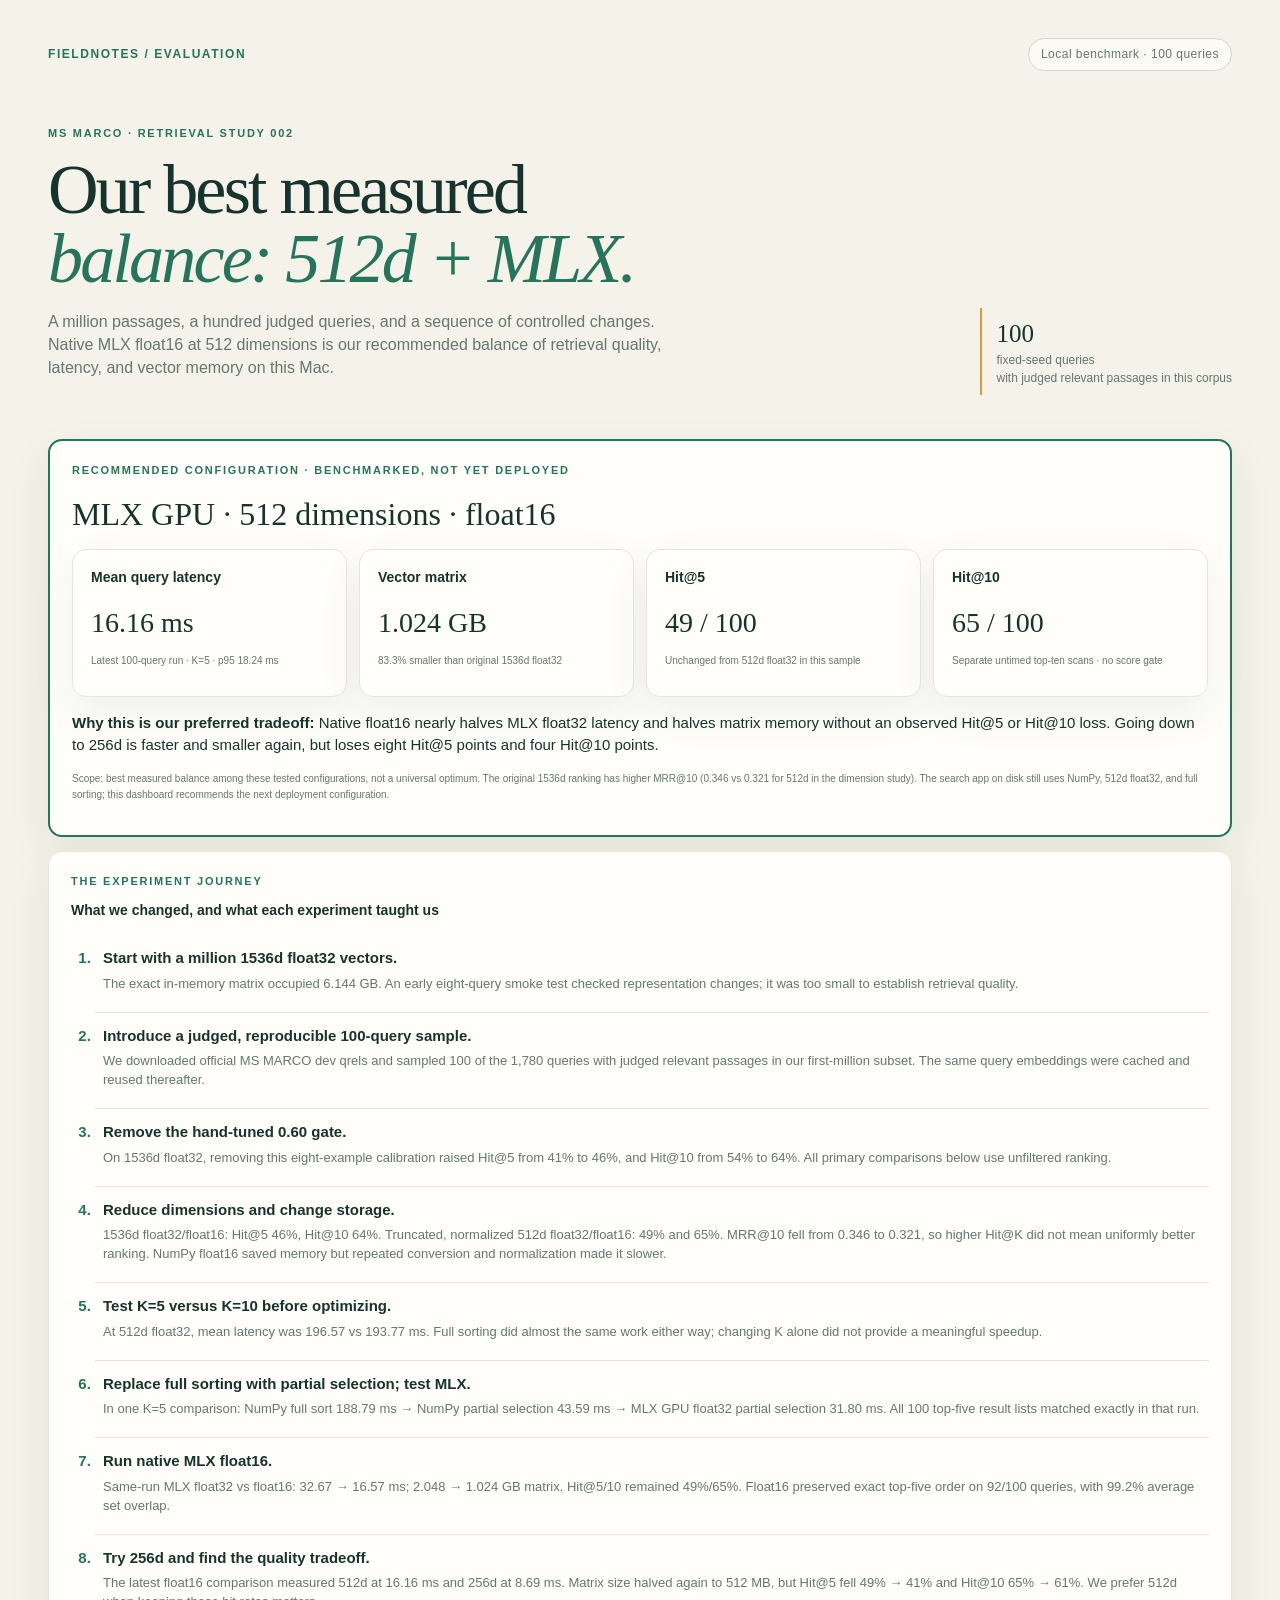
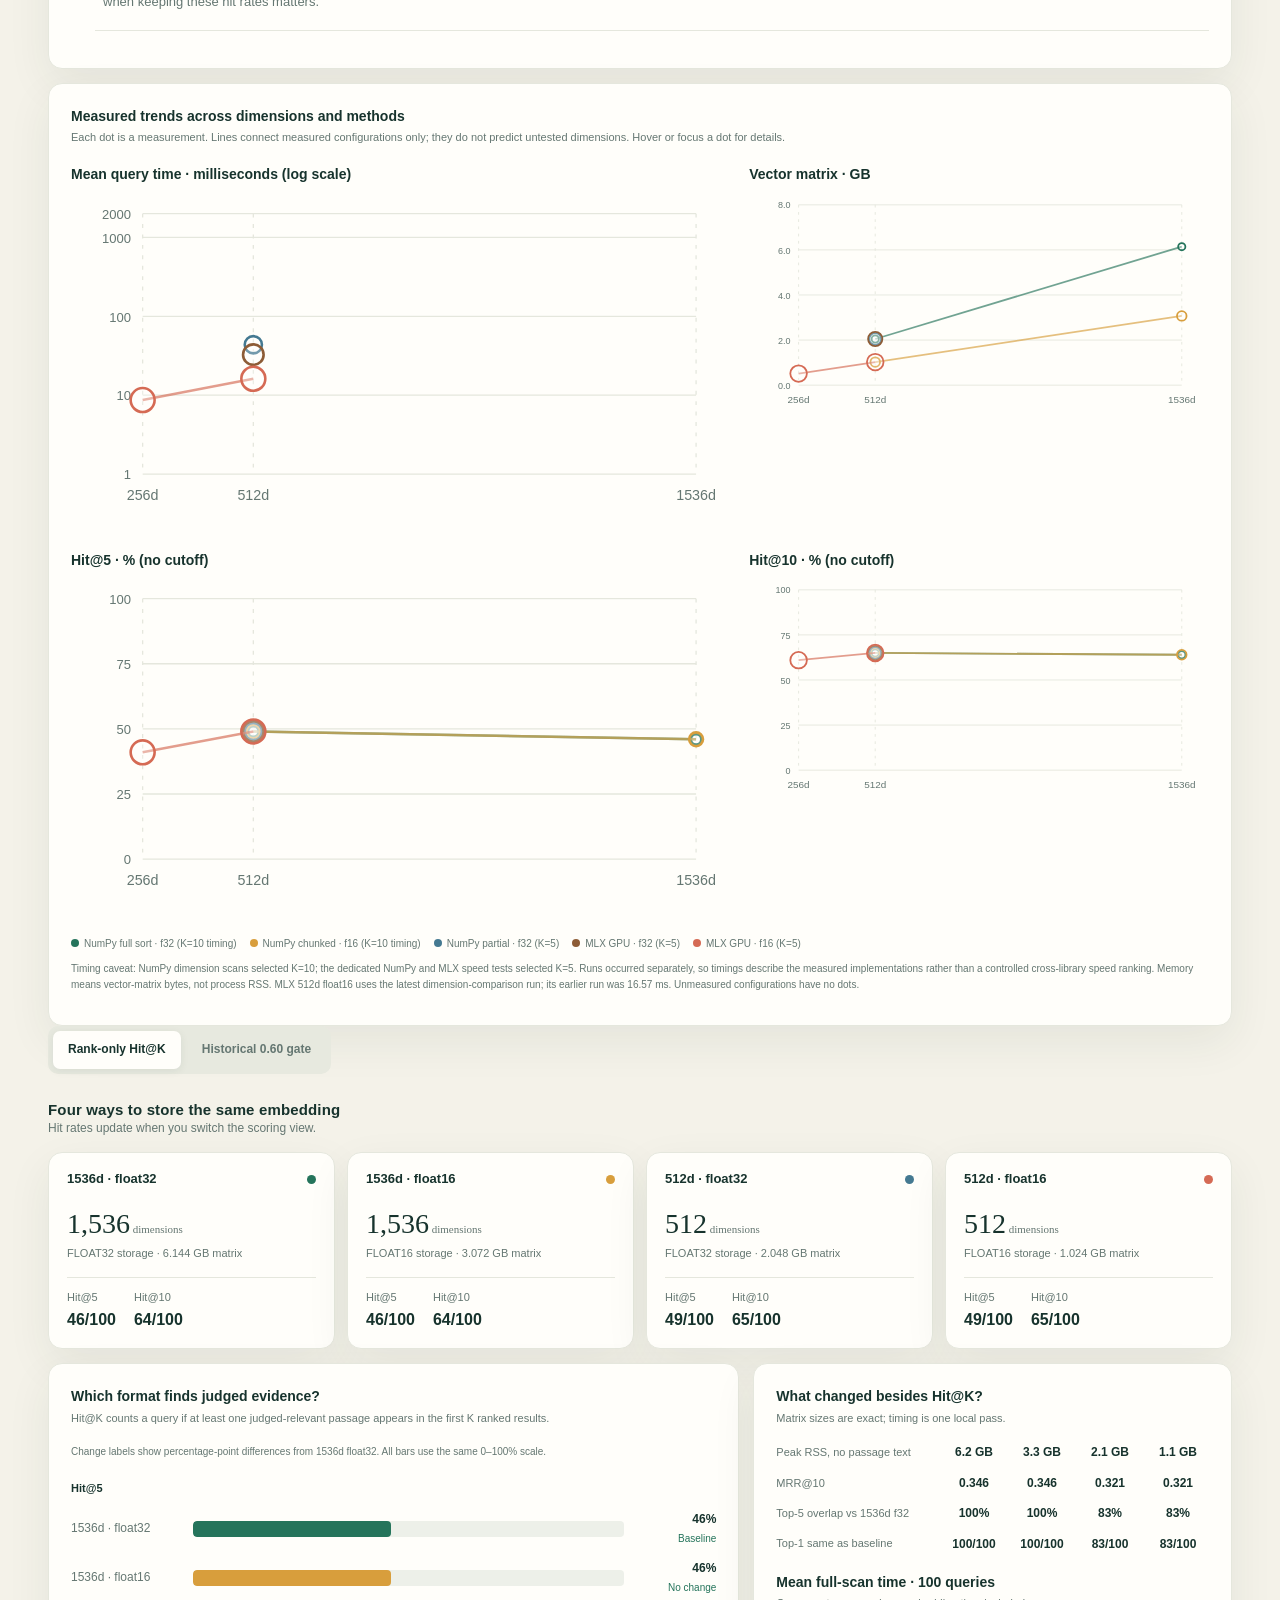
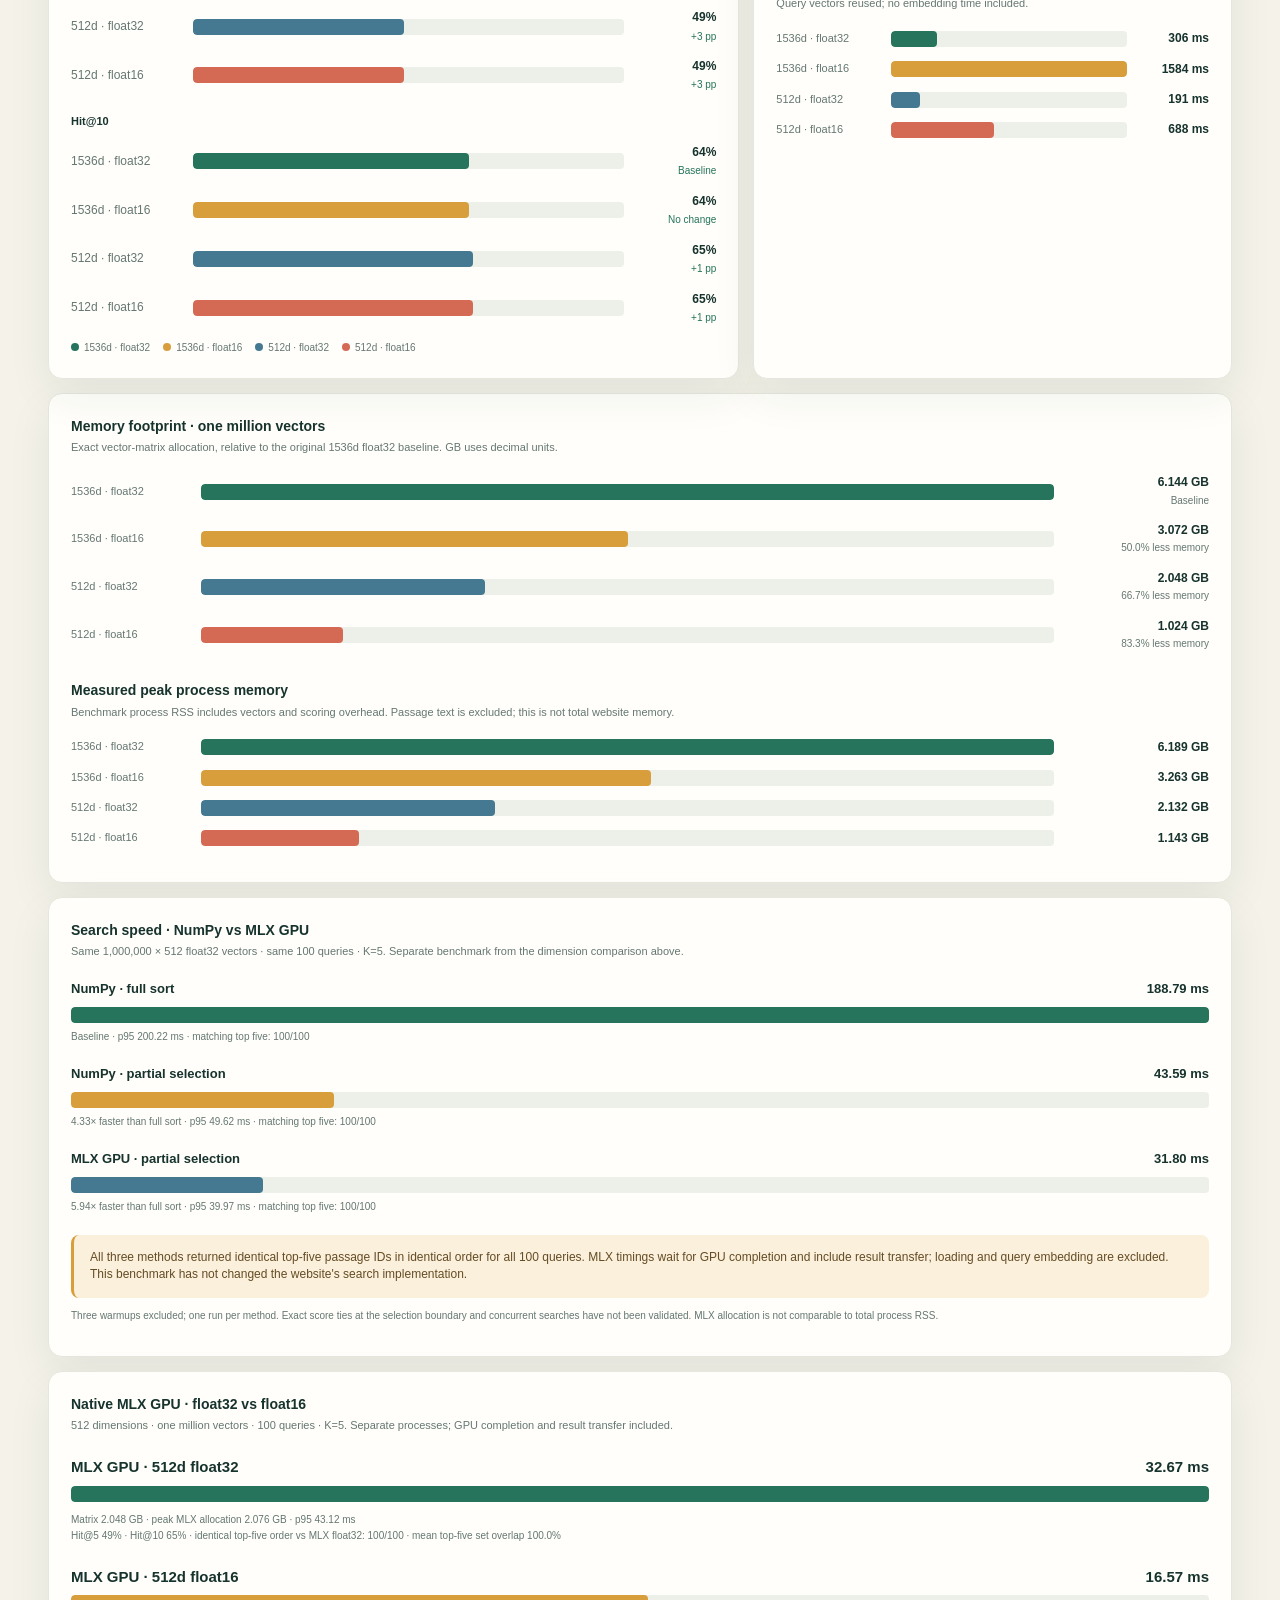
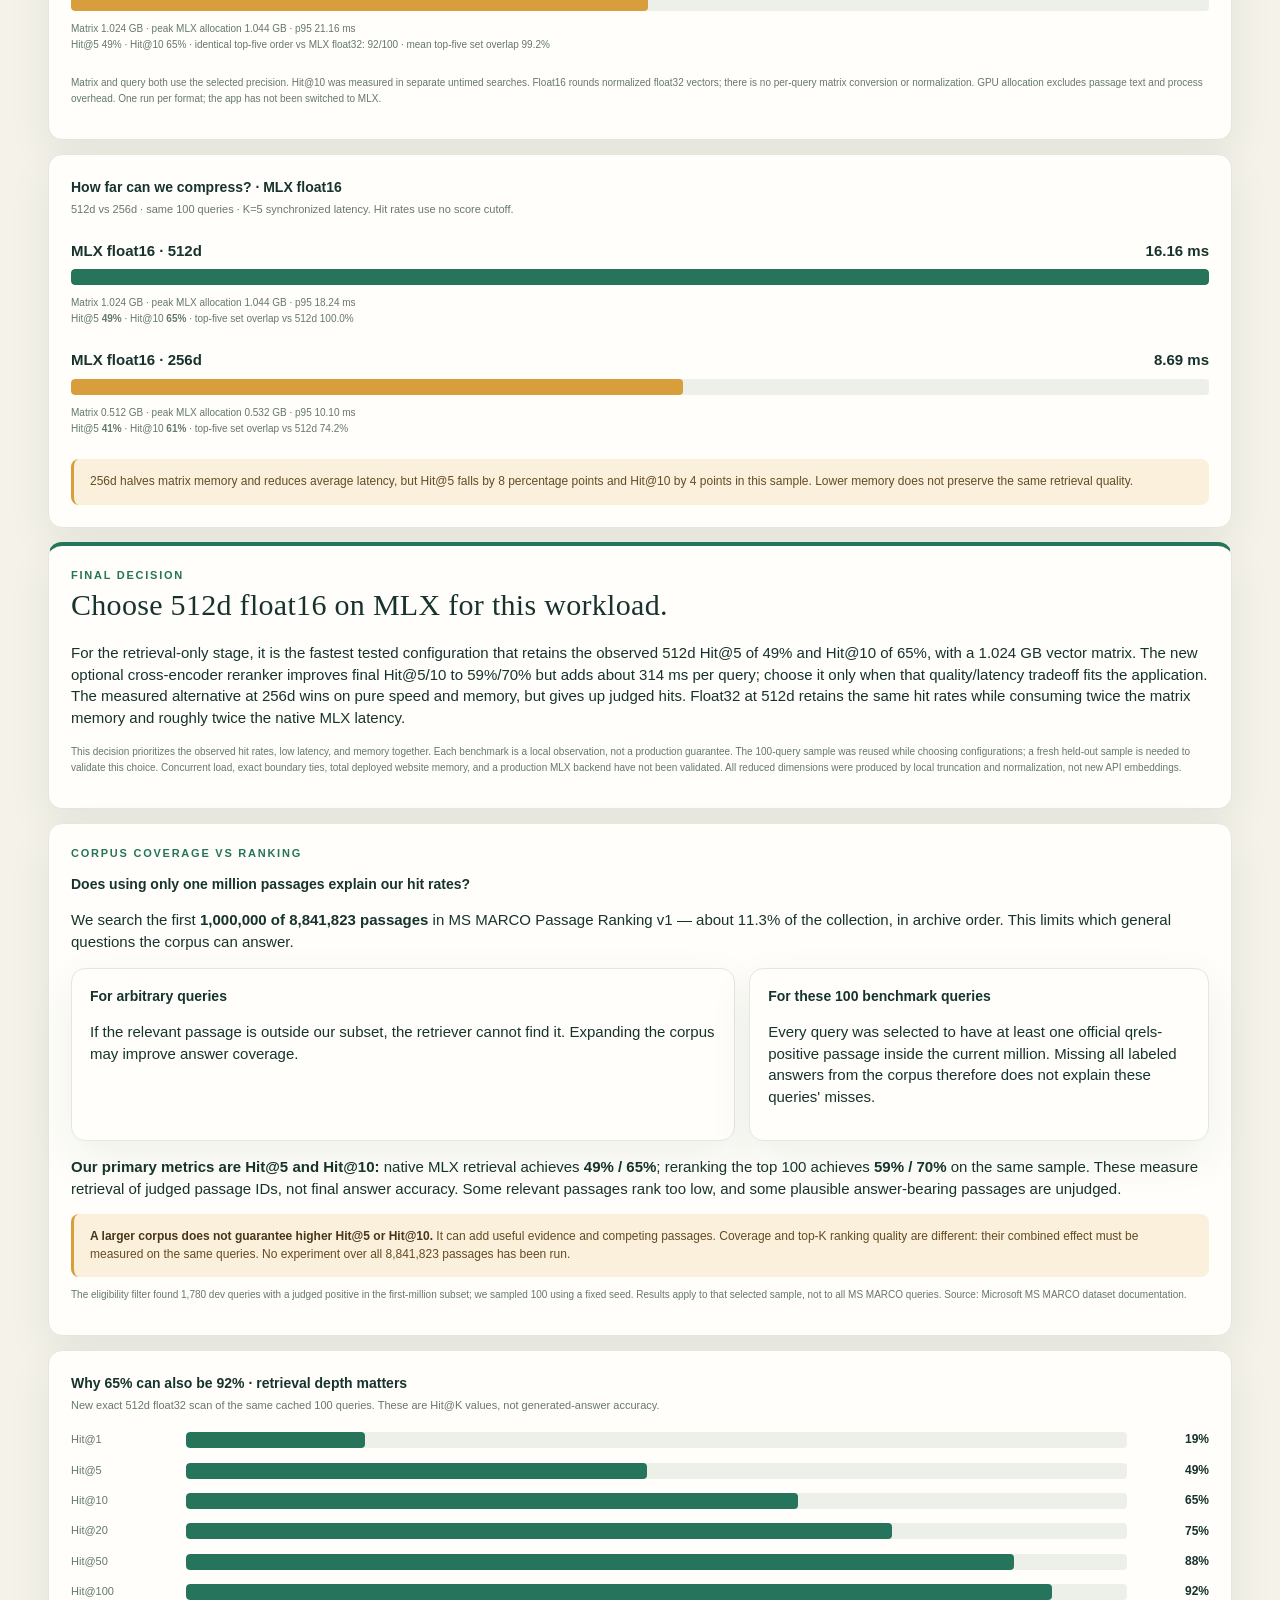
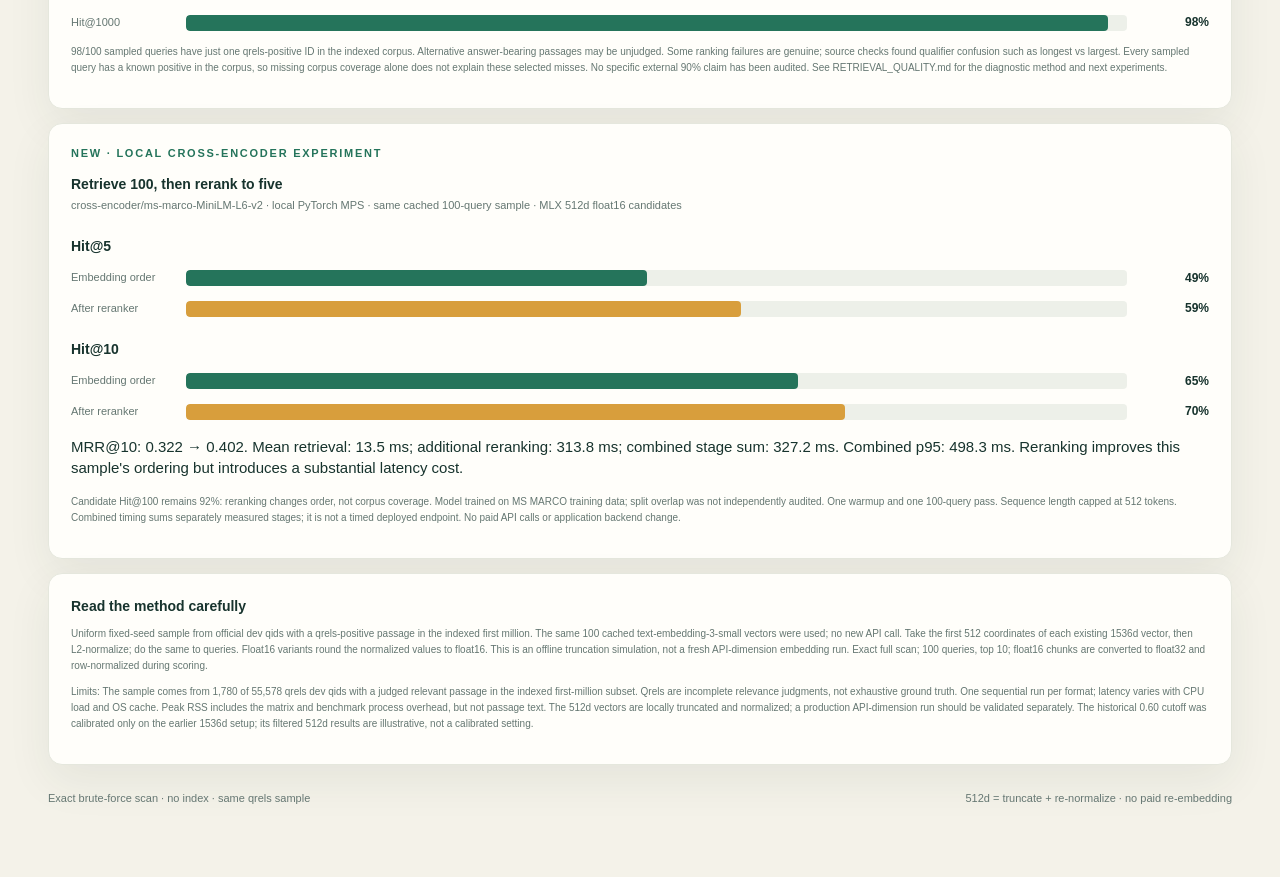
<file: diagnostics/embedding-comparison-dashboard.html>
<!doctype html>
<html lang="en"><head><meta charset="utf-8"><meta name="viewport" content="width=device-width,initial-scale=1">
<title>Embedding Quality Lab · MS MARCO</title>
<style>
:root{--ink:#17332d;--muted:#657772;--paper:#f4f2e9;--card:#fffefa;--line:#e5e7dd;--green:#25745b;--gold:#d89e3c;--coral:#d56a54;--blue:#447991;--shadow:0 16px 45px rgba(27,54,45,.07)}
*{box-sizing:border-box}body{margin:0;background:var(--paper);color:var(--ink);font:15px/1.45 Inter,-apple-system,BlinkMacSystemFont,"Segoe UI",sans-serif}main{max-width:1240px;margin:auto;padding:38px 28px 70px}.topline{display:flex;justify-content:space-between;align-items:center;color:var(--muted);font-size:12px;text-transform:uppercase;letter-spacing:.13em}.brand{font-weight:800;color:var(--green)}.pill{border:1px solid #cbd8d0;border-radius:99px;padding:7px 12px;letter-spacing:.04em;text-transform:none;background:#fbfaf4}.hero{padding:55px 0 30px;display:grid;grid-template-columns:1fr auto;align-items:end;gap:32px}.eyebrow{color:var(--green);font-size:11px;letter-spacing:.16em;text-transform:uppercase;font-weight:750}.hero h1{font-family:Georgia,"Times New Roman",serif;font-size:clamp(42px,6vw,70px);line-height:.98;letter-spacing:-.04em;font-weight:500;margin:14px 0}.hero h1 em{color:var(--green);font-weight:400}.hero p{max-width:620px;color:var(--muted);font-size:16px}.sample{border-left:2px solid var(--gold);padding:8px 0 8px 15px;color:var(--muted);font-size:12px}.sample b{display:block;color:var(--ink);font-size:25px;font-family:Georgia,serif;font-weight:500}.toggle{display:flex;align-items:center;gap:6px;background:#e7e9df;padding:5px;border-radius:10px;width:max-content}.toggle button{border:0;background:transparent;color:var(--muted);padding:10px 15px;border-radius:7px;font:inherit;font-size:12px;font-weight:600;cursor:pointer}.toggle button.active{background:var(--card);color:var(--ink);box-shadow:0 2px 8px #17332d13}.section{margin-top:25px}.section-head{display:flex;justify-content:space-between;align-items:end;margin-bottom:14px}.section h2{font-size:15px;margin:0;letter-spacing:.01em}.section-head p{margin:0;color:var(--muted);font-size:12px}.cards{display:grid;grid-template-columns:repeat(4,1fr);gap:12px}.card,.panel{background:var(--card);border:1px solid var(--line);border-radius:14px;box-shadow:var(--shadow)}.card{padding:17px 18px}.card-top{display:flex;justify-content:space-between;align-items:center}.swatch{width:9px;height:9px;border-radius:50%;background:var(--c)}.card h3{margin:0;font-size:13px}.card .dims{font-family:Georgia,serif;font-size:28px;margin:15px 0 2px}.card .type{color:var(--muted);font-size:11px}.statline{display:flex;gap:18px;margin-top:15px;border-top:1px solid var(--line);padding-top:12px}.statline span{font-size:11px;color:var(--muted)}.statline b{display:block;color:var(--ink);font-size:16px;margin-top:2px}.grid{display:grid;grid-template-columns:1.3fr .9fr;gap:14px}.panel{padding:22px;margin-top:14px}.panel h3{font-size:14px;margin:0}.panel .sub{color:var(--muted);font-size:11px;margin:4px 0 18px}.chart-row{display:grid;grid-template-columns:110px 1fr 55px;gap:12px;align-items:center;margin:14px 0}.chart-label{font-size:12px;color:var(--muted)}.track{height:16px;background:#edf0e9;border-radius:4px;overflow:hidden}.bar{height:100%;min-width:2px;border-radius:4px;background:var(--c);transition:width .35s ease}.val{text-align:right;font-weight:750;font-variant-numeric:tabular-nums;font-size:12px}.legend{display:flex;flex-wrap:wrap;gap:13px;margin:16px 0 0;color:var(--muted);font-size:10px}.legend i{display:inline-block;width:8px;height:8px;border-radius:50%;background:var(--c);margin-right:5px}.metric-row{display:grid;grid-template-columns:1fr repeat(4,62px);gap:6px;align-items:center;margin:13px 0}.metric-row .label{font-size:11px;color:var(--muted)}.metric-row strong{text-align:center;font-size:12px}.latency{margin-top:19px}.latency-row{display:grid;grid-template-columns:105px 1fr 72px;align-items:center;gap:10px;margin:13px 0}.latency-row span{font-size:11px;color:var(--muted)}.latency-row b{text-align:right;font-size:12px;font-variant-numeric:tabular-nums}.note{border-left:3px solid var(--gold);background:#fbf0db;border-radius:8px;padding:14px 16px;margin-top:14px;color:#644c25;font-size:12px}.note b{color:#473719}.small{font-size:10px;color:var(--muted);line-height:1.6}.footer{margin-top:26px;color:var(--muted);font-size:11px;display:flex;justify-content:space-between;gap:18px}.hidden{display:none!important}@media(max-width:900px){.cards{grid-template-columns:repeat(2,1fr)}.grid{grid-template-columns:1fr}.hero{grid-template-columns:1fr}.sample{max-width:280px}.metric-row{grid-template-columns:1fr repeat(4,50px)}}@media(max-width:560px){main{padding:22px 15px 44px}.hero{padding-top:38px}.cards{grid-template-columns:1fr 1fr;gap:8px}.card{padding:13px}.card .dims{font-size:23px}.statline{gap:10px}.chart-row{grid-template-columns:85px 1fr 44px;gap:7px}.panel{padding:16px}.section-head{align-items:start;gap:12px;flex-direction:column}.footer{flex-direction:column}.topline .pill{font-size:10px}.toggle button{padding:9px 10px;font-size:11px}}
.memory-row{grid-template-columns:120px 1fr 145px}@media(max-width:560px){.memory-row{grid-template-columns:85px 1fr 100px;gap:6px}.memory-row b{font-size:11px}}
.hit-delta{display:block;font-size:10px;font-weight:500;color:var(--green);white-space:nowrap;margin-top:3px}.chart-row{grid-template-columns:110px 1fr 80px}@media(max-width:560px){.chart-row{grid-template-columns:85px 1fr 67px}}
.journey{padding-left:24px}.journey li{padding:12px 0 12px 8px;border-bottom:1px solid var(--line)}.journey p{color:var(--muted);font-size:13px;margin:6px 0}.journey li::marker{color:var(--green);font-weight:800}
</style></head><body><main>
<div class="topline"><span class="brand">FIELDNOTES / EVALUATION</span><span class="pill">Local benchmark · 100 queries</span></div>
<header class="hero"><div><div class="eyebrow">MS MARCO · RETRIEVAL STUDY 002</div><h1>Our best measured<br><em>balance: 512d + MLX.</em></h1><p>A million passages, a hundred judged queries, and a sequence of controlled changes. Native MLX float16 at 512 dimensions is our recommended balance of retrieval quality, latency, and vector memory on this Mac.</p></div><div class="sample"><b id="sample-count">100</b>fixed-seed queries<br>with judged relevant passages in this corpus</div></header>
<section class="panel" style="border:2px solid var(--green)"><div class="eyebrow">RECOMMENDED CONFIGURATION · BENCHMARKED, NOT YET DEPLOYED</div><h2 style="font-family:Georgia,serif;font-size:32px;font-weight:400;margin:12px 0">MLX GPU · 512 dimensions · float16</h2><div class="cards"><div class="card"><h3>Mean query latency</h3><div class="dims">16.16 ms</div><p class="small">Latest 100-query run · K=5 · p95 18.24 ms</p></div><div class="card"><h3>Vector matrix</h3><div class="dims">1.024 GB</div><p class="small">83.3% smaller than original 1536d float32</p></div><div class="card"><h3>Hit@5</h3><div class="dims">49 / 100</div><p class="small">Unchanged from 512d float32 in this sample</p></div><div class="card"><h3>Hit@10</h3><div class="dims">65 / 100</div><p class="small">Separate untimed top-ten scans · no score gate</p></div></div><p><strong>Why this is our preferred tradeoff:</strong> Native float16 nearly halves MLX float32 latency and halves matrix memory without an observed Hit@5 or Hit@10 loss. Going down to 256d is faster and smaller again, but loses eight Hit@5 points and four Hit@10 points.</p><p class="small">Scope: best measured balance among these tested configurations, not a universal optimum. The original 1536d ranking has higher MRR@10 (0.346 vs 0.321 for 512d in the dimension study). The search app on disk still uses NumPy, 512d float32, and full sorting; this dashboard recommends the next deployment configuration.</p></section>
<section class="panel section"><div class="eyebrow">THE EXPERIMENT JOURNEY</div><h3 style="margin-top:10px">What we changed, and what each experiment taught us</h3><ol class="journey">
<li><strong>Start with a million 1536d float32 vectors.</strong><p>The exact in-memory matrix occupied 6.144 GB. An early eight-query smoke test checked representation changes; it was too small to establish retrieval quality.</p></li>
<li><strong>Introduce a judged, reproducible 100-query sample.</strong><p>We downloaded official MS MARCO dev qrels and sampled 100 of the 1,780 queries with judged relevant passages in our first-million subset. The same query embeddings were cached and reused thereafter.</p></li>
<li><strong>Remove the hand-tuned 0.60 gate.</strong><p>On 1536d float32, removing this eight-example calibration raised Hit@5 from 41% to 46%, and Hit@10 from 54% to 64%. All primary comparisons below use unfiltered ranking.</p></li>
<li><strong>Reduce dimensions and change storage.</strong><p>1536d float32/float16: Hit@5 46%, Hit@10 64%. Truncated, normalized 512d float32/float16: 49% and 65%. MRR@10 fell from 0.346 to 0.321, so higher Hit@K did not mean uniformly better ranking. NumPy float16 saved memory but repeated conversion and normalization made it slower.</p></li>
<li><strong>Test K=5 versus K=10 before optimizing.</strong><p>At 512d float32, mean latency was 196.57 vs 193.77 ms. Full sorting did almost the same work either way; changing K alone did not provide a meaningful speedup.</p></li>
<li><strong>Replace full sorting with partial selection; test MLX.</strong><p>In one K=5 comparison: NumPy full sort 188.79 ms → NumPy partial selection 43.59 ms → MLX GPU float32 partial selection 31.80 ms. All 100 top-five result lists matched exactly in that run.</p></li>
<li><strong>Run native MLX float16.</strong><p>Same-run MLX float32 vs float16: 32.67 → 16.57 ms; 2.048 → 1.024 GB matrix. Hit@5/10 remained 49%/65%. Float16 preserved exact top-five order on 92/100 queries, with 99.2% average set overlap.</p></li>
<li><strong>Try 256d and find the quality tradeoff.</strong><p>The latest float16 comparison measured 512d at 16.16 ms and 256d at 8.69 ms. Matrix size halved again to 512 MB, but Hit@5 fell 49% → 41% and Hit@10 65% → 61%. We prefer 512d when keeping these hit rates matters.</p></li>
</ol></section>
<section class="panel"><h3>Measured trends across dimensions and methods</h3><p class="sub">Each dot is a measurement. Lines connect measured configurations only; they do not predict untested dimensions. Hover or focus a dot for details.</p><div class="grid"><div><h3>Mean query time · milliseconds (log scale)</h3><div id="trend-time"></div></div><div><h3>Vector matrix · GB</h3><div id="trend-memory"></div></div><div><h3>Hit@5 · % (no cutoff)</h3><div id="trend-hit5"></div></div><div><h3>Hit@10 · % (no cutoff)</h3><div id="trend-hit10"></div></div></div><div id="trend-legend" class="legend"></div><p class="small">Timing caveat: NumPy dimension scans selected K=10; the dedicated NumPy and MLX speed tests selected K=5. Runs occurred separately, so timings describe the measured implementations rather than a controlled cross-library speed ranking. Memory means vector-matrix bytes, not process RSS. MLX 512d float16 uses the latest dimension-comparison run; its earlier run was 16.57 ms. Unmeasured configurations have no dots.</p></section>
<div class="toggle" role="group" aria-label="Hit rate view"><button id="rank-toggle" class="active" aria-pressed="true">Rank-only Hit@K</button><button id="gate-toggle" aria-pressed="false">Historical 0.60 gate</button></div>
<section class="section"><div class="section-head"><div><h2>Four ways to store the same embedding</h2><p>Hit rates update when you switch the scoring view.</p></div></div><div class="cards" id="cards"></div></section>
<div class="grid"><section class="panel"><h3 id="hit-title">Which format finds judged evidence?</h3><p class="sub" id="hit-sub"></p><p class="small">Change labels show percentage-point differences from 1536d float32. All bars use the same 0–100% scale.</p><div id="hit-chart"></div><div class="legend" id="legend"></div><div class="note hidden" id="gate-note"><b>Historical behavior:</b> The 0.60 cutoff was a manual eight-query calibration on the old 1536d setup, not an MS MARCO or OpenAI standard. It was removed from the app and is not calibrated for 512d; this view shows its historical effect only.</div></section>
<section class="panel"><h3>What changed besides Hit@K?</h3><p class="sub">Matrix sizes are exact; timing is one local pass.</p><div id="quality-metrics"></div><div class="latency"><h3>Mean full-scan time · 100 queries</h3><p class="sub">Query vectors reused; no embedding time included.</p><div id="latency-chart"></div></div></section></div>
<section class="panel section"><h3>Memory footprint · one million vectors</h3><p class="sub">Exact vector-matrix allocation, relative to the original 1536d float32 baseline. GB uses decimal units.</p><div id="memory-chart"></div><h3 style="margin-top:28px">Measured peak process memory</h3><p class="sub">Benchmark process RSS includes vectors and scoring overhead. Passage text is excluded; this is not total website memory.</p><div id="rss-chart"></div></section>
<section class="panel section"><h3>Search speed · NumPy vs MLX GPU</h3><p class="sub">Same 1,000,000 × 512 float32 vectors · same 100 queries · K=5. Separate benchmark from the dimension comparison above.</p><div id="backend-chart"></div><div class="note">All three methods returned identical top-five passage IDs in identical order for all 100 queries. MLX timings wait for GPU completion and include result transfer; loading and query embedding are excluded. This benchmark has not changed the website's search implementation.</div><p class="small">Three warmups excluded; one run per method. Exact score ties at the selection boundary and concurrent searches have not been validated. MLX allocation is not comparable to total process RSS.</p></section>
<section class="panel section"><h3>Native MLX GPU · float32 vs float16</h3><p class="sub">512 dimensions · one million vectors · 100 queries · K=5. Separate processes; GPU completion and result transfer included.</p><div id="mlx-precision-chart"></div><p class="small">Matrix and query both use the selected precision. Hit@10 was measured in separate untimed searches. Float16 rounds normalized float32 vectors; there is no per-query matrix conversion or normalization. GPU allocation excludes passage text and process overhead. One run per format; the app has not been switched to MLX.</p></section>
<section class="panel section"><h3>How far can we compress? · MLX float16</h3><p class="sub">512d vs 256d · same 100 queries · K=5 synchronized latency. Hit rates use no score cutoff.</p><div id="mlx-dimensions-chart"></div><div class="note">256d halves matrix memory and reduces average latency, but Hit@5 falls by 8 percentage points and Hit@10 by 4 points in this sample. Lower memory does not preserve the same retrieval quality.</div></section>
<section class="panel section" style="border-top:4px solid var(--green)"><div class="eyebrow">FINAL DECISION</div><h2 style="font-family:Georgia,serif;font-size:30px;font-weight:400">Choose 512d float16 on MLX for this workload.</h2><p>For the retrieval-only stage, it is the fastest tested configuration that retains the observed 512d Hit@5 of 49% and Hit@10 of 65%, with a 1.024 GB vector matrix. The new optional cross-encoder reranker improves final Hit@5/10 to 59%/70% but adds about 314 ms per query; choose it only when that quality/latency tradeoff fits the application. The measured alternative at 256d wins on pure speed and memory, but gives up judged hits. Float32 at 512d retains the same hit rates while consuming twice the matrix memory and roughly twice the native MLX latency.</p><p class="small">This decision prioritizes the observed hit rates, low latency, and memory together. Each benchmark is a local observation, not a production guarantee. The 100-query sample was reused while choosing configurations; a fresh held-out sample is needed to validate this choice. Concurrent load, exact boundary ties, total deployed website memory, and a production MLX backend have not been validated. All reduced dimensions were produced by local truncation and normalization, not new API embeddings.</p></section>
<section class="panel section"><div class="eyebrow">CORPUS COVERAGE VS RANKING</div><h3 style="margin-top:12px">Does using only one million passages explain our hit rates?</h3><p>We search the first <strong>1,000,000 of 8,841,823 passages</strong> in MS MARCO Passage Ranking v1 — about 11.3% of the collection, in archive order. This limits which general questions the corpus can answer.</p><div class="grid"><div class="card"><h3>For arbitrary queries</h3><p>If the relevant passage is outside our subset, the retriever cannot find it. Expanding the corpus may improve answer coverage.</p></div><div class="card"><h3>For these 100 benchmark queries</h3><p>Every query was selected to have at least one official qrels-positive passage inside the current million. Missing all labeled answers from the corpus therefore does not explain these queries' misses.</p></div></div><p><strong>Our primary metrics are Hit@5 and Hit@10:</strong> native MLX retrieval achieves <strong>49% / 65%</strong>; reranking the top 100 achieves <strong>59% / 70%</strong> on the same sample. These measure retrieval of judged passage IDs, not final answer accuracy. Some relevant passages rank too low, and some plausible answer-bearing passages are unjudged.</p><div class="note"><b>A larger corpus does not guarantee higher Hit@5 or Hit@10.</b> It can add useful evidence and competing passages. Coverage and top-K ranking quality are different: their combined effect must be measured on the same queries. No experiment over all 8,841,823 passages has been run.</div><p class="small">The eligibility filter found 1,780 dev queries with a judged positive in the first-million subset; we sampled 100 using a fixed seed. Results apply to that selected sample, not to all MS MARCO queries. Source: Microsoft MS MARCO dataset documentation.</p></section>
<section class="panel section"><h3>Why 65% can also be 92% · retrieval depth matters</h3><p class="sub">New exact 512d float32 scan of the same cached 100 queries. These are Hit@K values, not generated-answer accuracy.</p><div id="depth-chart"></div><p class="small">98/100 sampled queries have just one qrels-positive ID in the indexed corpus. Alternative answer-bearing passages may be unjudged. Some ranking failures are genuine; source checks found qualifier confusion such as longest vs largest. Every sampled query has a known positive in the corpus, so missing corpus coverage alone does not explain these selected misses. No specific external 90% claim has been audited. See RETRIEVAL_QUALITY.md for the diagnostic method and next experiments.</p></section>
<section class="panel section"><div class="eyebrow">NEW · LOCAL CROSS-ENCODER EXPERIMENT</div><h3 style="margin-top:12px">Retrieve 100, then rerank to five</h3><p class="sub">cross-encoder/ms-marco-MiniLM-L6-v2 · local PyTorch MPS · same cached 100-query sample · MLX 512d float16 candidates</p><div id="reranker-chart"></div><p id="reranker-latency"></p><p class="small">Candidate Hit@100 remains 92%: reranking changes order, not corpus coverage. Model trained on MS MARCO training data; split overlap was not independently audited. One warmup and one 100-query pass. Sequence length capped at 512 tokens. Combined timing sums separately measured stages; it is not a timed deployed endpoint. No paid API calls or application backend change.</p></section>
<section class="panel section"><h3>Read the method carefully</h3><p class="small" id="method"></p><p class="small" id="limits"></p></section>
<div class="footer"><span>Exact brute-force scan · no index · same qrels sample</span><span>512d = truncate + re-normalize · no paid re-embedding</span></div>
</main><script>
const D={"sample_count":100,"seed":20261119,"eligible_qrels_query_count":1780,"selection":"Uniform fixed-seed sample from official dev qids with a qrels-positive passage in the indexed first million.","query_vectors":"The same 100 cached text-embedding-3-small vectors were used; no new API call.","512_method":"Take the first 512 coordinates of each existing 1536d vector, then L2-normalize; do the same to queries. Float16 variants round the normalized values to float16. This is an offline truncation simulation, not a fresh API-dimension embedding run.","corpus":"First 1,000,000 MS MARCO Passage Ranking v1 passages.","hit_metrics":"Primary Hit@5 and Hit@10 use top-k ranking without a score threshold. Historical 0.60 filtered rates are included separately.","retrieval":"Exact full scan; 100 queries, top 10; float16 chunks are converted to float32 and row-normalized during scoring.","limitations":["The sample comes from 1,780 of 55,578 qrels dev qids with a judged relevant passage in the indexed first-million subset.","Qrels are incomplete relevance judgments, not exhaustive ground truth.","One sequential run per format; latency varies with CPU load and OS cache.","Peak RSS includes the matrix and benchmark process overhead, but not passage text.","The 512d vectors are locally truncated and normalized; a production API-dimension run should be validated separately.","The historical 0.60 cutoff was calibrated only on the earlier 1536d setup; its filtered 512d results are illustrative, not a calibrated setting."],"formats":[{"name":"1536_float32","dimensions":1536,"dtype":"float32","matrix_bytes":6144000000,"peak_process_rss_bytes":6189252608,"wall_ms_for_100_queries":30603.57545898296,"mean_scan_ms":306.02111542073544,"median_scan_ms":247.09099999745376,"p95_scan_ms":438.77868992276484,"hit_at_5":46,"hit_at_10":64,"mrr_at_10":0.34609523809523807,"hit_at_5_with_060_gate":41,"hit_at_10_with_060_gate":54,"top5_overlap_vs_1536_float32":1.0,"top1_match_count_vs_1536_float32":100},{"name":"1536_float16","dimensions":1536,"dtype":"float16","matrix_bytes":3072000000,"peak_process_rss_bytes":3263365120,"wall_ms_for_100_queries":158430.47441600356,"mean_scan_ms":1584.292635009042,"median_scan_ms":1500.9497914870735,"p95_scan_ms":1808.1406003126176,"hit_at_5":46,"hit_at_10":64,"mrr_at_10":0.34609523809523807,"hit_at_5_with_060_gate":41,"hit_at_10_with_060_gate":54,"top5_overlap_vs_1536_float32":1.0,"top1_match_count_vs_1536_float32":100},{"name":"512_float32","dimensions":512,"dtype":"float32","matrix_bytes":2048000000,"peak_process_rss_bytes":2131623936,"wall_ms_for_100_queries":19064.28104196675,"mean_scan_ms":190.63391996955033,"median_scan_ms":189.35318748117425,"p95_scan_ms":198.12748537806328,"hit_at_5":49,"hit_at_10":65,"mrr_at_10":0.3207857142857143,"hit_at_5_with_060_gate":45,"hit_at_10_with_060_gate":57,"top5_overlap_vs_1536_float32":0.83,"top1_match_count_vs_1536_float32":83},{"name":"512_float16","dimensions":512,"dtype":"float16","matrix_bytes":1024000000,"peak_process_rss_bytes":1142964224,"wall_ms_for_100_queries":68794.46187498979,"mean_scan_ms":687.933820465696,"median_scan_ms":673.5178754897788,"p95_scan_ms":794.6608642261708,"hit_at_5":49,"hit_at_10":65,"mrr_at_10":0.3207857142857143,"hit_at_5_with_060_gate":45,"hit_at_10_with_060_gate":57,"top5_overlap_vs_1536_float32":0.8279999999999998,"top1_match_count_vs_1536_float32":83}],"backend_benchmark":{"shape":[1000000,512],"k":5,"queries":100,"warmups":3,"embedding_time_included":false,"mlx_peak_allocated_bytes":2076315584,"limits":"Single run per variant. Partial selection does not guarantee the stable full-sort boundary choice on exactly tied scores. GPU and NumPy arrays coexist in this benchmark; MLX allocated memory is not total process RSS.","variants":{"numpy_full_sort":{"mean_ms":188.79144170961808,"median_ms":186.8783754762262,"p95_ms":200.21775592758786,"exact_top5_match_count":100},"numpy_partial":{"mean_ms":43.586653776001185,"median_ms":43.23608346749097,"p95_ms":49.6239473024616,"exact_top5_match_count":100},"mlx_gpu_partial":{"mean_ms":31.795227059628814,"median_ms":30.340395984239876,"p95_ms":39.97128689079545,"exact_top5_match_count":100}}},"mlx_precision":{"queries":100,"k":5,"dimensions":512,"warmups":3,"method":"Separate processes; matrix and query use the same dtype, native MLX GPU matvec and partial selection. Three warmups; synchronized execution and result transfer timed. Hit@10 computed in separate untimed scans. Float16 values are rounded from the normalized float32 inputs; no per-query matrix renormalization. MLX allocation excludes Python/process overhead; no API calls.","variants":[{"dtype":"float32","matrix_bytes":2048000000,"mean_ms":32.66603380034212,"median_ms":31.114374985918403,"p95_ms":43.12123815761879,"mlx_peak_allocated_bytes":2076315584,"mlx_active_allocated_bytes":2048212992,"hit_at_5":49,"hit_at_10":65,"exact_top5_match_count":100,"mean_top5_set_overlap":1.0},{"dtype":"float16","matrix_bytes":1024000000,"mean_ms":16.57062292098999,"median_ms":16.566333535593003,"p95_ms":21.160981617867947,"mlx_peak_allocated_bytes":1044220854,"mlx_active_allocated_bytes":1024114688,"hit_at_5":49,"hit_at_10":65,"exact_top5_match_count":92,"mean_top5_set_overlap":0.992}]},"mlx_dimensions":[{"dimensions":512,"dtype":"float16","matrix_bytes":1024000000,"mean_ms":16.162729588104412,"median_ms":16.247104009380564,"p95_ms":18.243943792185746,"mlx_peak_allocated_bytes":1044220854,"mlx_active_allocated_bytes":1024114688,"hit_at_5":49,"hit_at_10":65,"exact_top5_match_count_vs_512":100,"top5_set_overlap_vs_512":1.0},{"dimensions":256,"dtype":"float16","matrix_bytes":512000000,"mean_ms":8.686184959951788,"median_ms":8.564603980630636,"p95_ms":10.10354229947552,"mlx_peak_allocated_bytes":532171190,"mlx_active_allocated_bytes":512065536,"hit_at_5":41,"hit_at_10":61,"exact_top5_match_count_vs_512":3,"top5_set_overlap_vs_512":0.7419999999999998}],"retrieval_depth":{"1":19,"5":49,"10":65,"20":75,"50":88,"100":92,"1000":98},"reranker":{"model":"cross-encoder/ms-marco-MiniLM-L6-v2","model_revision":"233902d25c440f23af6f7d6e94d2946bac0bee0a","device":"mps","queries":100,"candidate_count":100,"max_length":512,"batch_size":16,"retriever":"MLX GPU 512d float16 exact scan, top100, no cutoff","baseline":{"hit_at_k":{"1":19,"5":49,"10":65,"100":92},"mrr_at_10":0.32245238095238093},"reranked":{"hit_at_k":{"1":28,"5":59,"10":70,"100":92},"mrr_at_10":0.40161904761904765},"retrieval_latency":{"mean_ms":13.464166229241528,"median_ms":13.21764598833397,"p95_ms":15.541577094700187},"rerank_latency":{"mean_ms":313.77180916897487,"median_ms":301.9108544976916,"p95_ms":485.5251847417094},"combined_latency":{"mean_ms":327.2359753982164,"median_ms":315.43014547787607,"p95_ms":498.28099098813254},"protocol":"Same cached dev queries; no training or qrels given to reranker; stable ID tie-break within candidate scores. Retrieval and reranking stages measured separately; combined values are sums, not a timed deployed endpoint. One warmup query for reranker. Tokenization, model inference and synchronization included; loading excluded. No paid API calls.","limitations":["Selected reused 100-query sample, not held out for project tuning.","Model pretrained on MS MARCO training data; split overlap with this expanded dev sample has not been independently audited.","Sequences longer than 512 tokens are truncated.","Candidate retrieval runs with MLX and cross-encoder with PyTorch MPS; production memory and concurrency not measured."]}};
const colors=['#25745b','#d89e3c','#447991','#d56a54'];
const labels={'1536_float32':'1536d · float32','1536_float16':'1536d · float16','512_float32':'512d · float32','512_float16':'512d · float16'};
const formats=D.formats;let gated=false;
const pct=v=>`${(v*100).toFixed(0)}%`;
const delta=(f,key)=>{const n=(f[key]-formats[0][key])/D.sample_count*100;return n===0?'No change':`${n>0?'+':''}${n.toFixed(0)} pp`};
const gb=v=>`${(v/1e9).toFixed(3)} GB`;

function renderTrends(){
 const series=[
 {name:'NumPy full sort · f32 (K=10 timing)',color:'#25745b',points:D.formats.filter(f=>f.dtype==='float32')},
 {name:'NumPy chunked · f16 (K=10 timing)',color:'#d89e3c',points:D.formats.filter(f=>f.dtype==='float16')},
 {name:'NumPy partial · f32 (K=5)',color:'#447991',points:[{dimensions:512,...D.backend_benchmark.variants.numpy_partial,matrix_bytes:2048000000,hit_at_5:49,hit_at_10:65}]},
 {name:'MLX GPU · f32 (K=5)',color:'#8d5c36',points:D.mlx_precision.variants.filter(f=>f.dtype==='float32').map(f=>({dimensions:512,...f}))},
 {name:'MLX GPU · f16 (K=5)',color:'#d56a54',points:D.mlx_dimensions}
 ];
 const W=510,H=265,L=55,R=30,T=22,B=43;
 const x=d=>L+(d-256)/(1536-256)*(W-L-R);
 function chart(id,key,max,log=false){
  const y=v=>H-B-(log?Math.log10(Math.max(v,1))/Math.log10(max):v/max)*(H-T-B);
  const ticks=log?[1,10,100,1000,2000]:[0,max/4,max/2,max*3/4,max];
  let svg=`<svg viewBox="0 0 ${W} ${H}" role="img" aria-label="${id.replaceAll('-',' ')} across 256, 512 and 1536 dimensions" style="width:100%;height:auto"><title>${id.replaceAll('-',' ')}</title>`;
  for(const v of ticks)svg+=`<line x1="${L}" x2="${W-R}" y1="${y(v)}" y2="${y(v)}" stroke="#e5e7dd"/><text x="${L-9}" y="${y(v)+4}" text-anchor="end" font-size="10" fill="#657772">${v.toFixed(key==='memory'?1:0)}</text>`;
  for(const d of [256,512,1536])svg+=`<line x1="${x(d)}" x2="${x(d)}" y1="${T}" y2="${H-B}" stroke="#e5e7dd" stroke-dasharray="3 5"/><text x="${x(d)}" y="${H-23}" text-anchor="middle" font-size="11" fill="#657772">${d}d</text>`;
  for(const s of series){
   const points=s.points.filter(p=>p[key]!==undefined||key==='memory').slice().sort((a,b)=>a.dimensions-b.dimensions);
   const val=p=>key==='memory'?p.matrix_bytes/1e9:p[key];
   if(points.length>1)svg+=`<polyline fill="none" stroke="${s.color}" stroke-width="2" stroke-opacity=".65" points="${points.map(p=>`${x(p.dimensions)},${y(val(p))}`).join(' ')}"/>`;
   points.forEach((p,i)=>{const value=val(p),tip=`${s.name}: ${p.dimensions}d, ${value.toFixed(key==='mean_ms'?2:key==='memory'?3:0)} ${key==='mean_ms'?'ms':key==='memory'?'GB':'%'}`;svg+=`<circle tabindex="0" cx="${x(p.dimensions)}" cy="${y(value)}" r="${4+series.indexOf(s)*1.3}" fill="white" fill-opacity=".25" stroke="${s.color}" stroke-width="2" aria-label="${tip}"><title>${tip}</title></circle>`;});
  }
  document.getElementById(id).innerHTML=svg+'</svg>';
 }
 chart('trend-time','mean_ms',2000,true);chart('trend-memory','memory',8);chart('trend-hit5','hit_at_5',100);chart('trend-hit10','hit_at_10',100);
 document.getElementById('trend-legend').innerHTML=series.map(s=>`<span><i style="--c:${s.color}"></i>${s.name}</span>`).join('');
}

function render(){
 renderTrends();
 document.getElementById('sample-count').textContent=D.sample_count;
 document.getElementById('cards').innerHTML=formats.map((f,i)=>`<article class="card" style="--c:${colors[i]}"><div class="card-top"><h3>${labels[f.name]}</h3><i class="swatch"></i></div><div class="dims">${f.dimensions.toLocaleString()}<span class="type"> dimensions</span></div><div class="type">${f.dtype.toUpperCase()} storage · ${gb(f.matrix_bytes)} matrix</div><div class="statline"><span>Hit@5<b>${f[gated?'hit_at_5_with_060_gate':'hit_at_5']}/${D.sample_count}</b></span><span>Hit@10<b>${f[gated?'hit_at_10_with_060_gate':'hit_at_10']}/${D.sample_count}</b></span></div></article>`).join('');
 document.getElementById('hit-title').textContent=gated?'What the old 0.60 gate allowed':'Which format finds judged evidence?';
 document.getElementById('hit-sub').textContent=gated?'Historical app behavior: scores below 0.60 were filtered. The cutoff is no longer active.':'Hit@K counts a query if at least one judged-relevant passage appears in the first K ranked results.';
 document.getElementById('gate-note').classList.toggle('hidden',!gated);
 const k5=gated?'hit_at_5_with_060_gate':'hit_at_5',k10=gated?'hit_at_10_with_060_gate':'hit_at_10';
 document.getElementById('hit-chart').innerHTML=[['Hit@5',k5],['Hit@10',k10]].map(([name,key])=>`<div style="margin:21px 0 8px;font-size:11px;font-weight:800">${name}</div>`+formats.map((f,i)=>`<div class="chart-row"><span class="chart-label">${labels[f.name]}</span><div class="track" role="img" aria-label="${labels[f.name]} ${name} ${f[key]} of ${D.sample_count}"><div class="bar" style="--c:${colors[i]};width:${f[key]/D.sample_count*100}%"></div></div><span class="val">${pct(f[key]/D.sample_count)}<small class="hit-delta">${i===0?'Baseline':delta(f,key)}</small></span></div>`).join('')).join('');
 document.getElementById('legend').innerHTML=formats.map((f,i)=>`<span><i style="--c:${colors[i]}"></i>${labels[f.name]}</span>`).join('');
 document.getElementById('quality-metrics').innerHTML=`<div class="metric-row"><span class="label">Peak RSS, no passage text</span>${formats.map(f=>`<strong>${(f.peak_process_rss_bytes/1e9).toFixed(1)} GB</strong>`).join('')}</div><div class="metric-row"><span class="label">MRR@10</span>${formats.map(f=>`<strong>${f.mrr_at_10.toFixed(3)}</strong>`).join('')}</div><div class="metric-row"><span class="label">Top-5 overlap vs 1536d f32</span>${formats.map(f=>`<strong>${pct(f.top5_overlap_vs_1536_float32)}</strong>`).join('')}</div><div class="metric-row"><span class="label">Top-1 same as baseline</span>${formats.map(f=>`<strong>${f.top1_match_count_vs_1536_float32}/100</strong>`).join('')}</div>`;
 const max=Math.max(...formats.map(f=>f.mean_scan_ms));document.getElementById('latency-chart').innerHTML=formats.map((f,i)=>`<div class="latency-row"><span>${labels[f.name]}</span><div class="track"><div class="bar" style="--c:${colors[i]};width:${f.mean_scan_ms/max*100}%"></div></div><b>${f.mean_scan_ms.toFixed(0)} ms</b></div>`).join('');
 const baseBytes=formats[0].matrix_bytes;
 document.getElementById('memory-chart').innerHTML=formats.map((f,i)=>{const saved=1-f.matrix_bytes/baseBytes;return `<div class="latency-row memory-row"><span>${labels[f.name]}</span><div class="track" role="img" aria-label="${labels[f.name]} matrix ${gb(f.matrix_bytes)}, ${(saved*100).toFixed(1)} percent less memory than baseline"><div class="bar" style="--c:${colors[i]};width:${f.matrix_bytes/baseBytes*100}%"></div></div><b>${gb(f.matrix_bytes)}<br><small style="color:var(--muted);font-weight:400">${i===0?'Baseline':(saved*100).toFixed(1)+'% less memory'}</small></b></div>`}).join('');
 const maxRss=Math.max(...formats.map(f=>f.peak_process_rss_bytes));
 document.getElementById('rss-chart').innerHTML=formats.map((f,i)=>`<div class="latency-row memory-row"><span>${labels[f.name]}</span><div class="track" role="img" aria-label="${labels[f.name]} peak process RSS ${gb(f.peak_process_rss_bytes)}"><div class="bar" style="--c:${colors[i]};width:${f.peak_process_rss_bytes/maxRss*100}%"></div></div><b>${gb(f.peak_process_rss_bytes)}</b></div>`).join('');
 const backends=D.backend_benchmark.variants;
 const backendNames={numpy_full_sort:'NumPy · full sort',numpy_partial:'NumPy · partial selection',mlx_gpu_partial:'MLX GPU · partial selection'};
 const baselineMs=backends.numpy_full_sort.mean_ms;
 document.getElementById('backend-chart').innerHTML=Object.entries(backends).map(([name,row],i)=>`<div style="margin:20px 0"><div style="display:flex;justify-content:space-between;gap:12px;font-size:13px;margin-bottom:8px"><strong>${backendNames[name]}</strong><strong>${row.mean_ms.toFixed(2)} ms</strong></div><div class="track" role="img" aria-label="${backendNames[name]}, mean ${row.mean_ms.toFixed(2)} milliseconds"><div class="bar" style="--c:${colors[i]};width:${row.mean_ms/baselineMs*100}%"></div></div><div class="small" style="margin-top:6px">${i===0?'Baseline':(baselineMs/row.mean_ms).toFixed(2)+'× faster than full sort'} · p95 ${row.p95_ms.toFixed(2)} ms · matching top five: ${row.exact_top5_match_count}/100</div></div>`).join('');
 const precision=D.mlx_precision.variants;
 document.getElementById('mlx-precision-chart').innerHTML=precision.map((row,i)=>`<div style="margin:22px 0"><div style="display:flex;justify-content:space-between;gap:12px;margin-bottom:8px"><strong>MLX GPU · 512d ${row.dtype}</strong><strong>${row.mean_ms.toFixed(2)} ms</strong></div><div class="track" role="img" aria-label="MLX ${row.dtype} mean query time ${row.mean_ms.toFixed(2)} milliseconds"><div class="bar" style="--c:${colors[i]};width:${row.mean_ms/precision[0].mean_ms*100}%"></div></div><p class="small">Matrix ${gb(row.matrix_bytes)} · peak MLX allocation ${gb(row.mlx_peak_allocated_bytes)} · p95 ${row.p95_ms.toFixed(2)} ms<br>Hit@5 ${row.hit_at_5}% · Hit@10 ${row.hit_at_10}% · identical top-five order vs MLX float32: ${row.exact_top5_match_count}/100 · mean top-five set overlap ${(row.mean_top5_set_overlap*100).toFixed(1)}%</p></div>`).join('');
 document.getElementById('mlx-dimensions-chart').innerHTML=D.mlx_dimensions.map((row,i)=>`<div style="margin:22px 0"><div style="display:flex;justify-content:space-between;gap:12px;margin-bottom:8px"><strong>MLX float16 · ${row.dimensions}d</strong><strong>${row.mean_ms.toFixed(2)} ms</strong></div><div class="track" role="img" aria-label="${row.dimensions} dimensions, mean ${row.mean_ms.toFixed(2)} milliseconds"><div class="bar" style="--c:${colors[i]};width:${row.mean_ms/D.mlx_dimensions[0].mean_ms*100}%"></div></div><p class="small">Matrix ${gb(row.matrix_bytes)} · peak MLX allocation ${gb(row.mlx_peak_allocated_bytes)} · p95 ${row.p95_ms.toFixed(2)} ms<br>Hit@5 <strong>${row.hit_at_5}%</strong> · Hit@10 <strong>${row.hit_at_10}%</strong> · top-five set overlap vs 512d ${(row.top5_set_overlap_vs_512*100).toFixed(1)}%</p></div>`).join('');
 document.getElementById('depth-chart').innerHTML=Object.entries(D.retrieval_depth).map(([k,hits])=>`<div class="latency-row"><span>Hit@${k}</span><div class="track" role="img" aria-label="Hit at ${k}: ${hits} percent"><div class="bar" style="--c:var(--green);width:${hits}%"></div></div><b>${hits}%</b></div>`).join('');
 const rr=D.reranker;
 document.getElementById('reranker-chart').innerHTML=[['Hit@5','5'],['Hit@10','10']].map(([label,k])=>`<h3 style="margin-top:22px">${label}</h3>`+[['Embedding order',rr.baseline.hit_at_k[k]],['After reranker',rr.reranked.hit_at_k[k]]].map(([name,value],i)=>`<div class="latency-row"><span>${name}</span><div class="track" role="img" aria-label="${name} ${label}: ${value} percent"><div class="bar" style="--c:${colors[i]};width:${value}%"></div></div><b>${value}%</b></div>`).join('')).join('');
 document.getElementById('reranker-latency').textContent=`MRR@10: ${rr.baseline.mrr_at_10.toFixed(3)} → ${rr.reranked.mrr_at_10.toFixed(3)}. Mean retrieval: ${rr.retrieval_latency.mean_ms.toFixed(1)} ms; additional reranking: ${rr.rerank_latency.mean_ms.toFixed(1)} ms; combined stage sum: ${rr.combined_latency.mean_ms.toFixed(1)} ms. Combined p95: ${rr.combined_latency.p95_ms.toFixed(1)} ms. Reranking improves this sample's ordering but introduces a substantial latency cost.`;
 document.getElementById('method').textContent=`${D.selection} ${D.query_vectors} ${D['512_method']} ${D.retrieval}`;
 document.getElementById('limits').textContent=`Limits: ${D.limitations.join(' ')}`;
}
for(const [id,on] of [['rank-toggle',false],['gate-toggle',true]])document.getElementById(id).addEventListener('click',()=>{gated=on;document.getElementById('rank-toggle').classList.toggle('active',!on);document.getElementById('gate-toggle').classList.toggle('active',on);document.getElementById('rank-toggle').setAttribute('aria-pressed',String(!on));document.getElementById('gate-toggle').setAttribute('aria-pressed',String(on));render()});
render();
</script></body></html>
</file>
